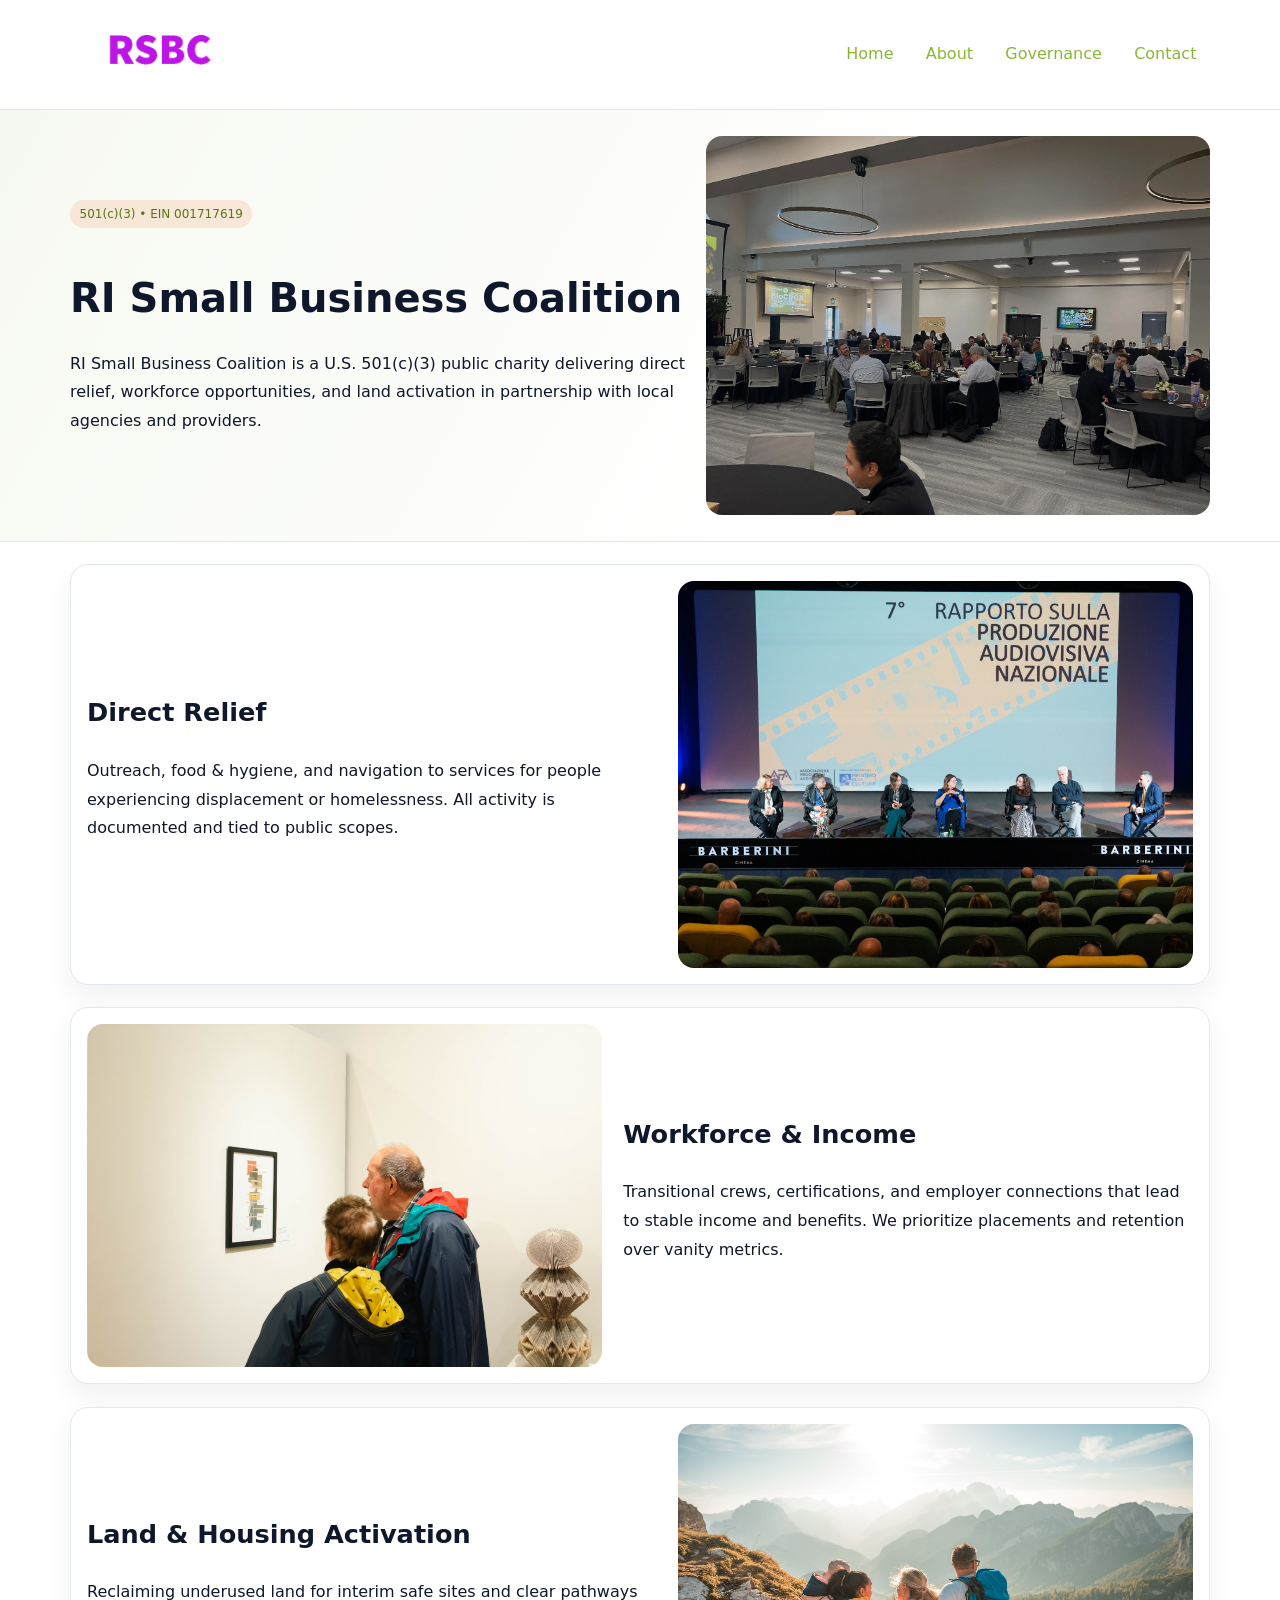
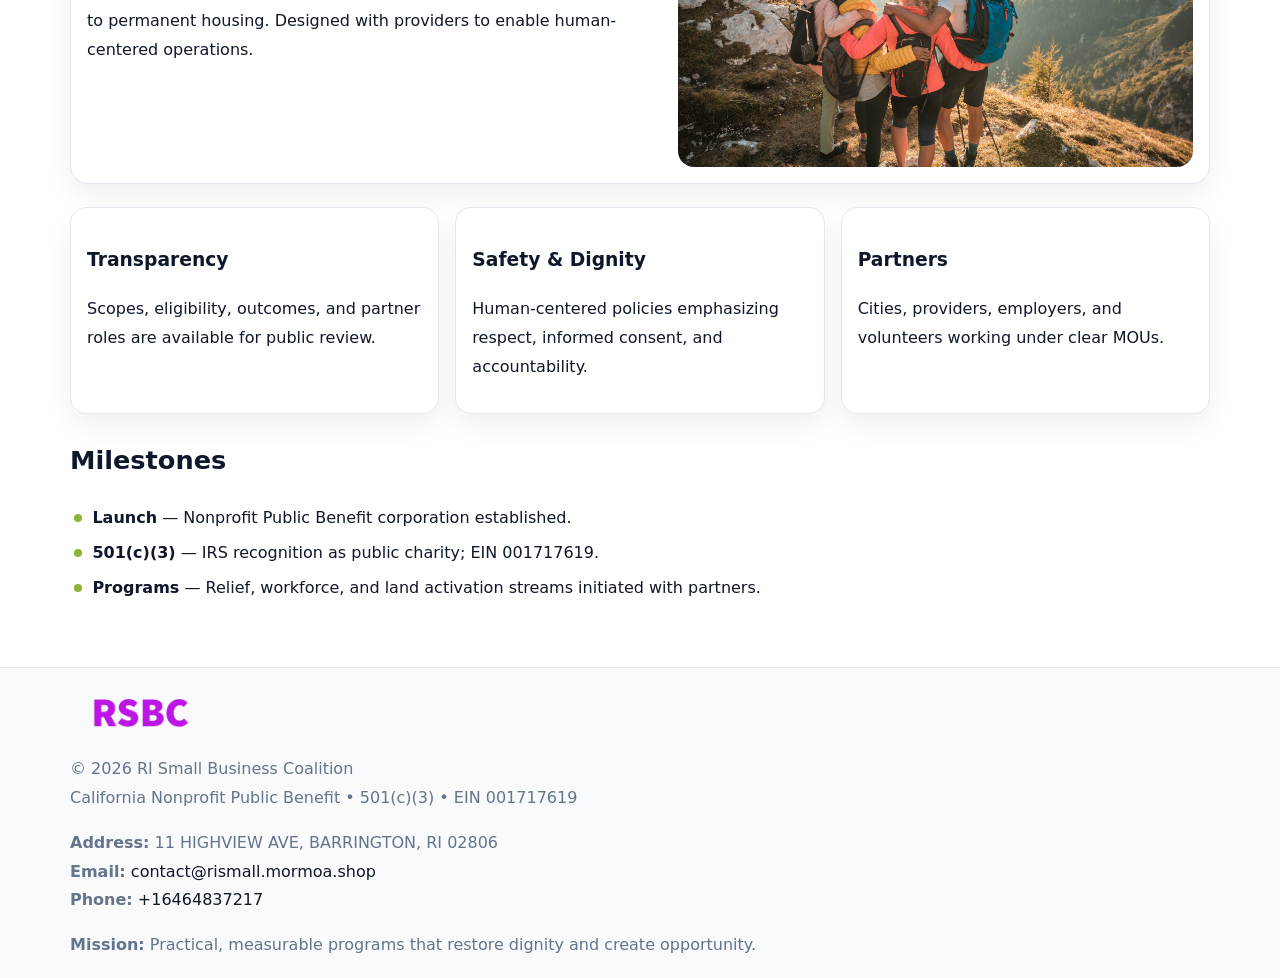
<file: index.html>
<!doctype html><html lang="en"><head>
<meta charset="utf-8">
<meta name="viewport" content="width=device-width,initial-scale=1">
<title>RI Small Business Coalition – Nonprofit • 2025</title>
<link rel="stylesheet" href="assets/styles.css">
<link rel="icon" href="images/logo.png">
<meta name="data-ein" content="001717619">
<meta name="data-name" content="RI Small Business Coalition">
<meta name="data-email" content="contact@rismall.mormoa.shop">
<meta name="data-phone" content="+16464837217">
<meta name="data-address" content="11 HIGHVIEW AVE,
BARRINGTON, RI 02806">
<meta name="data-map" content="11+HIGHVIEW+AVE,+BARRINGTON,+RI+02806">
  <meta name="description" content="Our nonprofit strengthens the community with programs focused on community services, education, and direct relief.">
<meta name="facebook-domain-verification" content="m2mio1arh4mxwc6swmjue4d06ro7sh" />
</head><body>
<div style="position:absolute;left:-9999px;top:-9999px;opacity:0" data-uniq="{{UNIQUE_BLOB}}">
  <span>Our nonprofit strengthens the community with programs focused on community services, education, and direct relief.</span><svg width="12" height="12" viewBox="0 0 12 12" xmlns="http://www.w3.org/2000/svg"><circle cx="6" cy="6" r="5" fill="#2563eb"/></svg><img src="images/jobs.jpg" width="1" height="1" alt="" loading="lazy"/>
</div>

<header>
  <div class="c0906d4ec5d">
    <a href="index.html"><img src="images/logo.png" alt="RI Small Business Coalition" style="width:150px"></a>
    <nav>
      <a class="active" href="index.html">Home</a>
      <a href="about.html">About</a>
      <a href="governance.html">Governance</a>
      <a href="contact.html">Contact</a>
    </nav>
  </div>
</header>

<section class="c0fa966f9ab">
  <div class="cd279108344">
    <div>
      <span class="c5787e1d152">501(c)(3) • EIN 001717619</span>
      <h1>RI Small Business Coalition</h1>
      <p class="c0369c8dbb4">RI Small Business Coalition is a U.S. 501(c)(3) public charity delivering direct relief, workforce opportunities, and land activation in partnership with local agencies and providers.</p>
    </div>
    <img src="images/hero.jpg" alt="Community work">
  </div>
</section>

<main class="main-wrap">
  <section class="section zigzag">
    <div>
      <h2>Direct Relief</h2>
      <p>Outreach, food & hygiene, and navigation to services for people experiencing displacement or homelessness. All activity is documented and tied to public scopes.</p>
    </div>
    <img src="images/relief.jpg" alt="Relief program">
  </section>

  <section class="section zigzag reverse">
    <img src="images/jobs.jpg" alt="Workforce program">
    <div>
      <h2>Workforce & Income</h2>
      <p>Transitional crews, certifications, and employer connections that lead to stable income and benefits. We prioritize placements and retention over vanity metrics.</p>
    </div>
  </section>

  <section class="section zigzag">
    <div>
      <h2>Land & Housing Activation</h2>
      <p>Reclaiming underused land for interim safe sites and clear pathways to permanent housing. Designed with providers to enable human-centered operations.</p>
    </div>
    <img src="images/land.jpg" alt="Land activation">
  </section>

  <section class="section cards">
    <article class="c4dfa484699">
      <h3>Transparency</h3>
      <p>Scopes, eligibility, outcomes, and partner roles are available for public review.</p>
    </article>
    <article class="c4dfa484699">
      <h3>Safety & Dignity</h3>
      <p>Human-centered policies emphasizing respect, informed consent, and accountability.</p>
    </article>
    <article class="c4dfa484699">
      <h3>Partners</h3>
      <p>Cities, providers, employers, and volunteers working under clear MOUs.</p>
    </article>
  </section>

  <section class="section">
    <h2>Milestones</h2>
    <ul class="timeline">
      <li><strong>Launch</strong> — Nonprofit Public Benefit corporation established.</li>
      <li><strong>501(c)(3)</strong> — IRS recognition as public charity; EIN 001717619.</li>
      <li><strong>Programs</strong> — Relief, workforce, and land activation streams initiated with partners.</li>
    </ul>
  </section>
</main>

<footer>
  <div class="footer-wrap">
    <div class="footer-grid">
      <div class="footer-col">
        <img src="images/logo.png" alt="" style="width:140px;margin-bottom:.4rem">
        <div class="small">© <span id="year"></span> RI Small Business Coalition</div>
        <div class="small">California Nonprofit Public Benefit • 501(c)(3) • EIN 001717619</div>
      </div>
      <div class="footer-col">
        <div class="small"><strong>Address:</strong> 11 HIGHVIEW AVE,
BARRINGTON, RI 02806</div>
        <div class="small"><strong>Email:</strong> <a href="mailto:contact@rismall.mormoa.shop">contact@rismall.mormoa.shop</a></div>
        <div class="small"><strong>Phone:</strong> <a href="tel:+16464837217">+16464837217</a></div>
      </div>
      <div class="footer-col">
        <div class="small"><strong>Mission:</strong> Practical, measurable programs that restore dignity and create opportunity.</div>
      </div>
    </div>
  </div>
</footer>

<script>
(function(){
  function m(n){const e=document.querySelector('meta[name="'+n+'"]');return e?e.content:'';}
  function h(s){let x=2166136261>>>0;for(let i=0;i<s.length;i++){x^=s.charCodeAt(i);x=(x*16777619)>>>0;}return x>>>0;}
  const key = h((m('data-ein') || m('data-name') || '0').replace(/\s+/g,''));
  const H = key % 360, S = 55 + (key % 20), L = 46;
  const r = document.documentElement;
  r.style.setProperty('--brand', `hsl(${H} ${S}% ${L}%)`);
  r.style.setProperty('--brand-ink', `hsl(${H} ${Math.min(95,S+10)}% ${Math.max(20,L-18)}%)`);
  r.style.setProperty('--soft', `hsl(${H} ${Math.max(40,S-25)}% 96%)`);
  const y = document.getElementById('year'); if (y) y.textContent = new Date().getFullYear();
})();
</script>
</body></html>
</file>
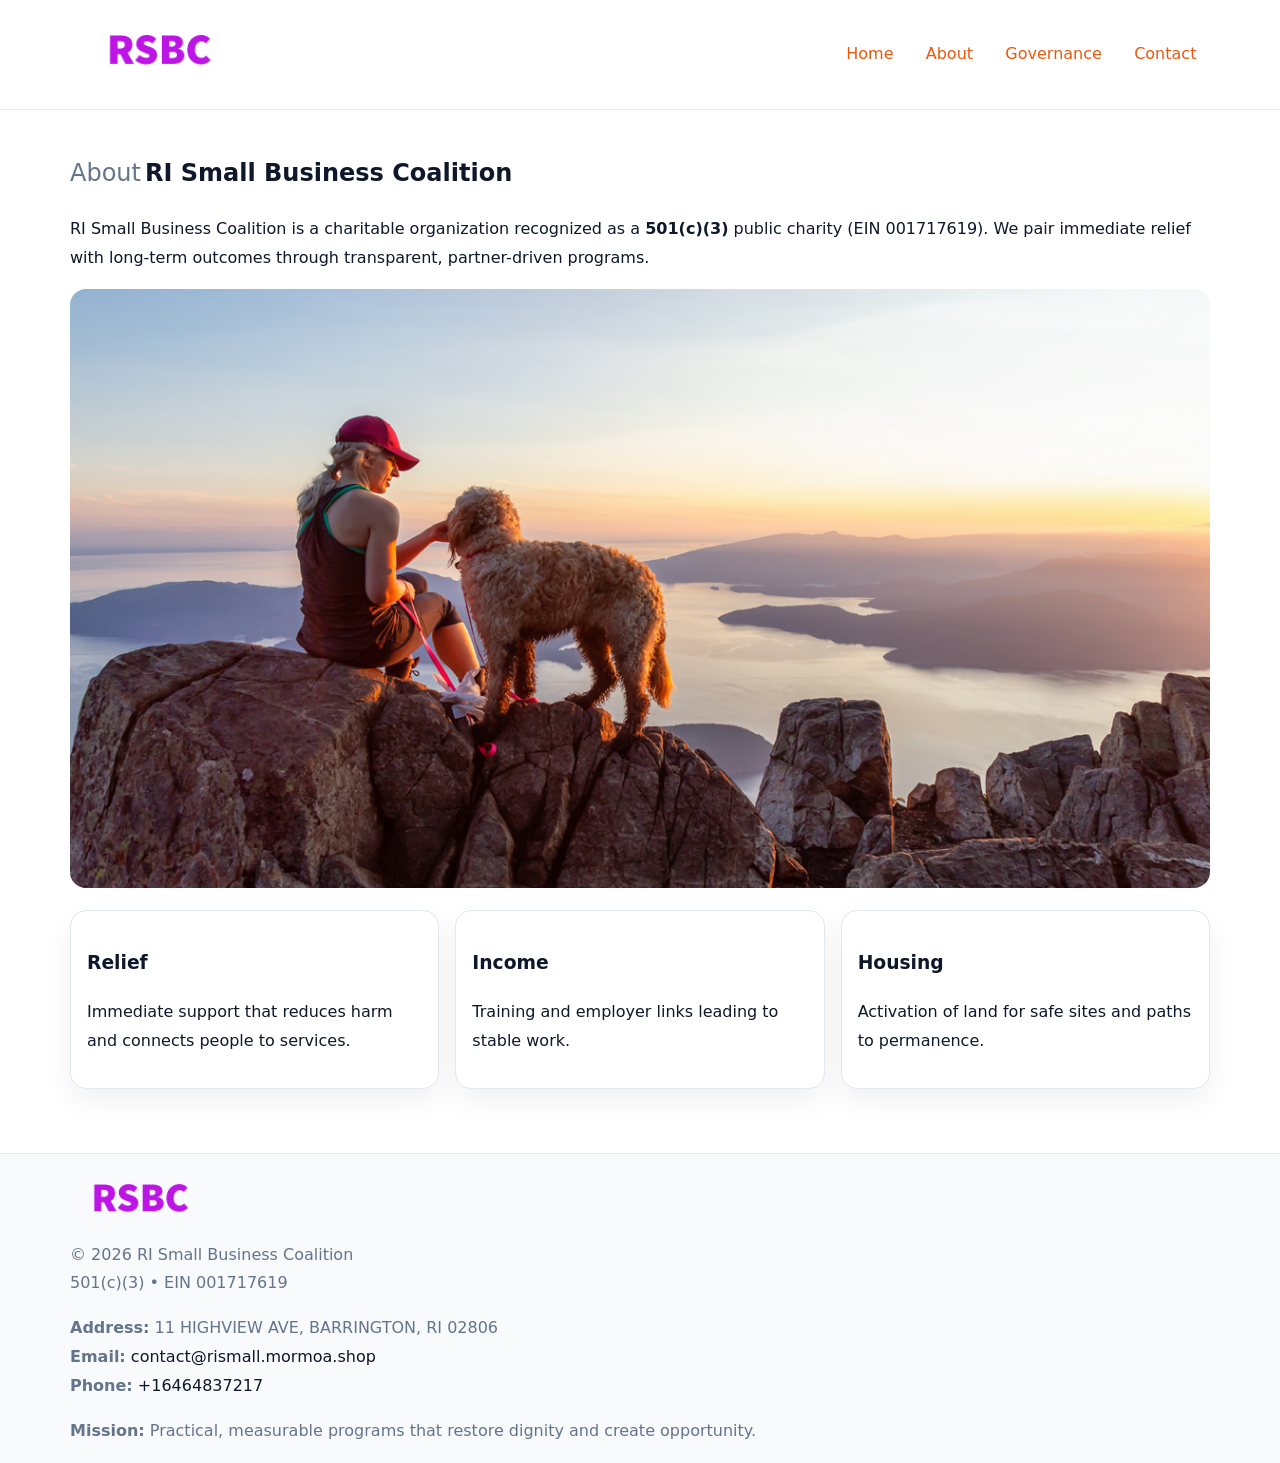
<file: about.html>
<!doctype html><html lang="en"><head>
<meta charset="utf-8">
<meta name="viewport" content="width=device-width,initial-scale=1">
<title>RI Small Business Coalition – Nonprofit • 2025</title>
<link rel="stylesheet" href="assets/styles.css">
<link rel="icon" href="images/logo.png">
<meta name="data-ein" content="001717619">
<meta name="data-name" content="RI Small Business Coalition">
<style>
h1 span.label{
  font-weight:500;
  color:var(--muted);
  margin-right:.25rem;
}
h1 span.name{
  font-weight:700;
  color:var(--ink);
}
</style>
  <meta name="description" content="Our nonprofit strengthens the community with programs focused on community services, education, and direct relief.">
</head><body>
<div style="position:absolute;left:-9999px;top:-9999px;opacity:0" data-uniq="{{UNIQUE_BLOB}}">
  <span>Our nonprofit strengthens the community with programs focused on community services, education, and direct relief.</span><svg width="12" height="12" viewBox="0 0 12 12" xmlns="http://www.w3.org/2000/svg"><circle cx="6" cy="6" r="5" fill="#2563eb"/></svg><img src="images/jobs.jpg" width="1" height="1" alt="" loading="lazy"/>
</div>

<header>
  <div class="c0906d4ec5d">
    <a href="index.html"><img src="images/logo.png" style="width:150px" alt=""></a>
    <nav>
      <a href="index.html">Home</a>
      <a class="active" href="about.html">About</a>
      <a href="governance.html">Governance</a>
      <a href="contact.html">Contact</a>
    </nav>
  </div>
</header>

<main class="main-wrap">
  <section class="section">
    <h1><span class="label">About</span><span class="name">RI Small Business Coalition</span></h1>
    <p>RI Small Business Coalition is a charitable organization recognized as a <strong>501(c)(3)</strong> public charity (EIN 001717619). We pair immediate relief with long-term outcomes through transparent, partner-driven programs.</p>
    <img src="images/about.jpg" alt="About us" style="margin-top:1rem">
  </section>

  <section class="section cards">
    <article class="c4dfa484699"><h3>Relief</h3><p>Immediate support that reduces harm and connects people to services.</p></article>
    <article class="c4dfa484699"><h3>Income</h3><p>Training and employer links leading to stable work.</p></article>
    <article class="c4dfa484699"><h3>Housing</h3><p>Activation of land for safe sites and paths to permanence.</p></article>
  </section>
</main>

<footer>
  <div class="footer-wrap">
    <div class="footer-grid">
      <div class="footer-col"><img src="images/logo.png" alt="" style="width:140px;margin-bottom:.4rem"><div class="small">© <span id="year"></span> RI Small Business Coalition</div><div class="small">501(c)(3) • EIN 001717619</div></div>
      <div class="footer-col"><div class="small"><strong>Address:</strong> 11 HIGHVIEW AVE,
BARRINGTON, RI 02806</div><div class="small"><strong>Email:</strong> <a href="mailto:contact@rismall.mormoa.shop">contact@rismall.mormoa.shop</a></div><div class="small"><strong>Phone:</strong> <a href="tel:+16464837217">+16464837217</a></div></div>
      <div class="footer-col"><div class="small"><strong>Mission:</strong> Practical, measurable programs that restore dignity and create opportunity.</div></div>
    </div>
  </div>
</footer>
<script>(()=>{const y=document.getElementById('year');if(y)y.textContent=new Date().getFullYear();})();</script>
</body></html>
</file>
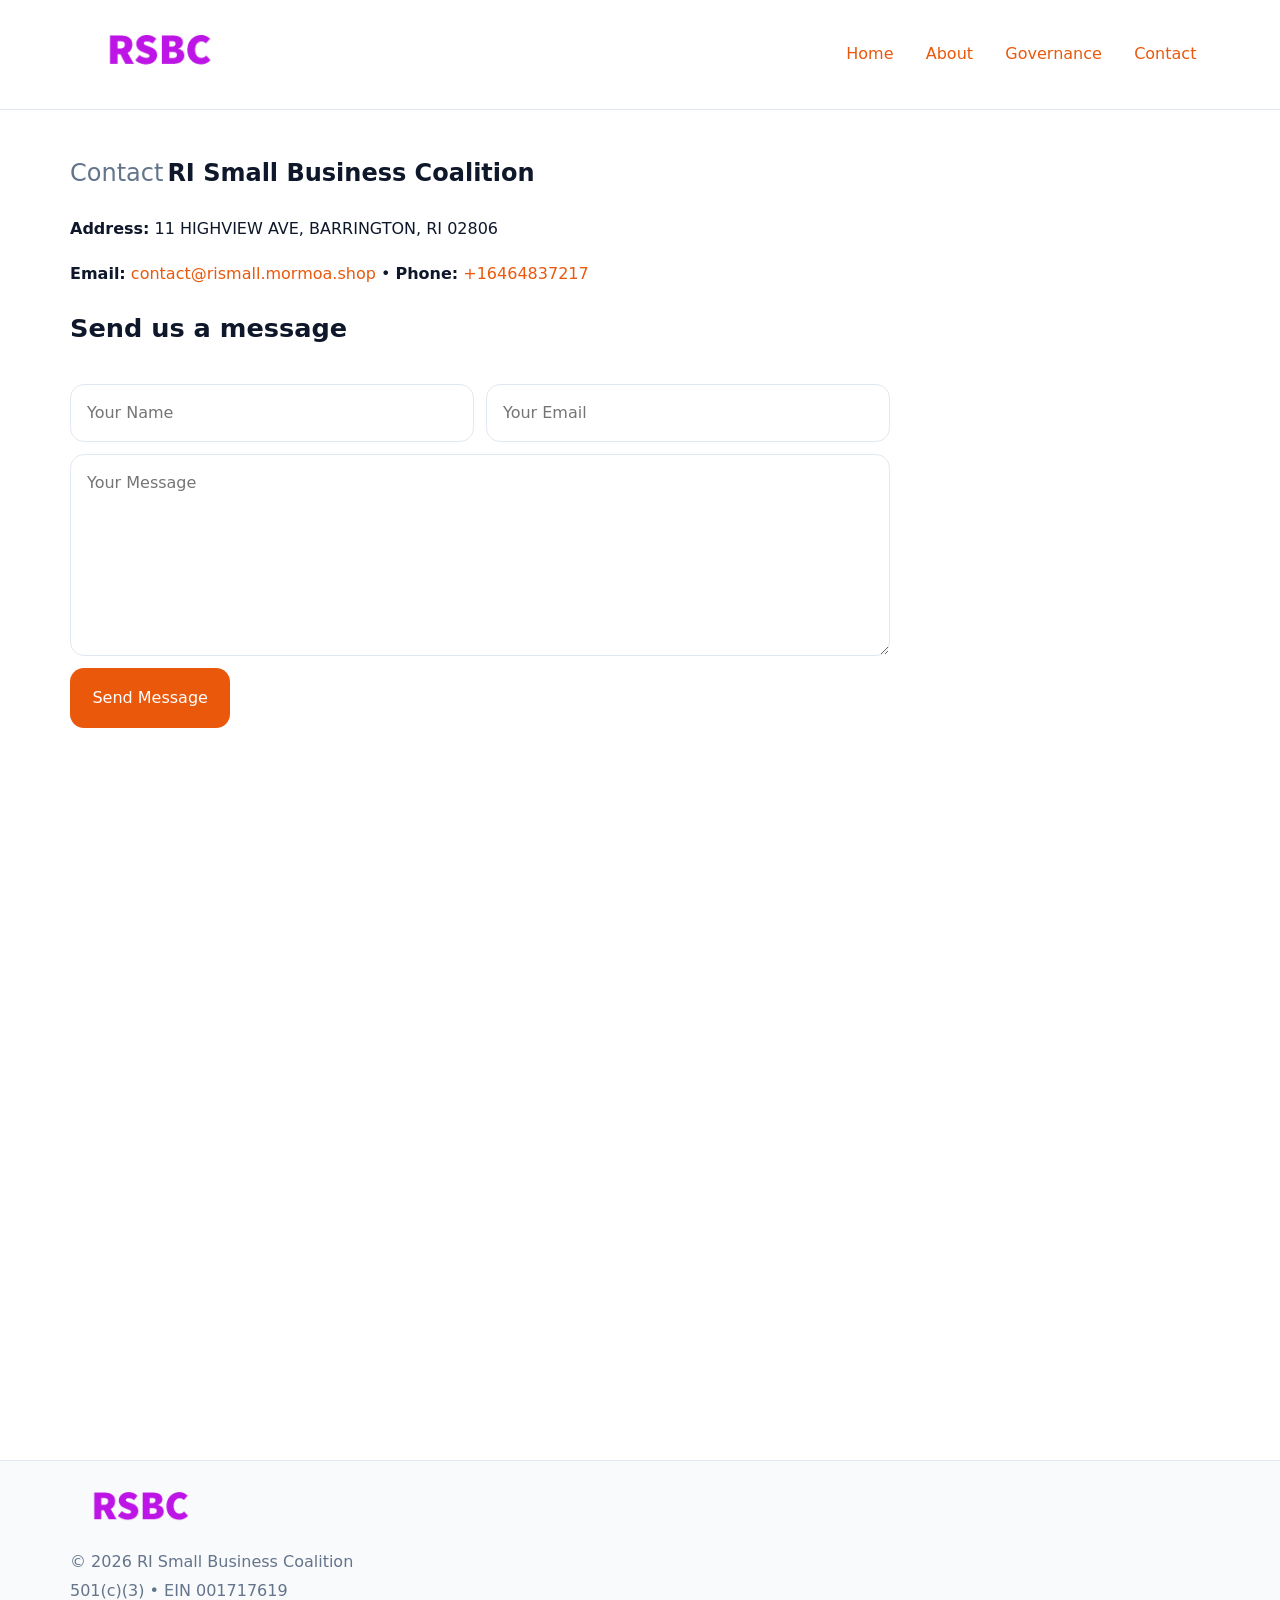
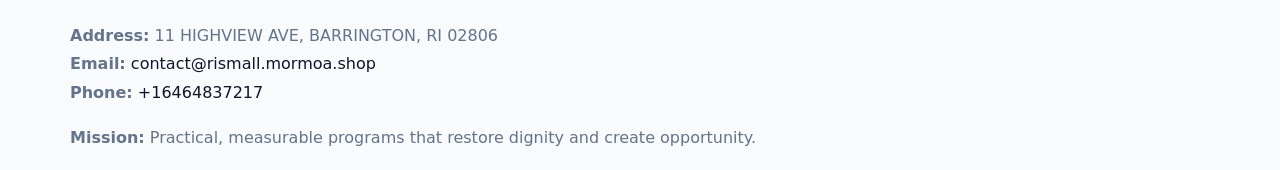
<file: contact.html>
<!doctype html><html lang="en"><head>
<meta charset="utf-8">
<meta name="viewport" content="width=device-width,initial-scale=1">
<title>RI Small Business Coalition – Nonprofit • 2025</title>
<link rel="stylesheet" href="assets/styles.css">
<link rel="icon" href="images/logo.png">
<meta name="data-ein" content="001717619">
<meta name="data-name" content="RI Small Business Coalition">
<meta name="data-email" content="contact@rismall.mormoa.shop">
<meta name="data-phone" content="+16464837217">
<meta name="data-address" content="11 HIGHVIEW AVE,
BARRINGTON, RI 02806">
<meta name="data-map" content="11+HIGHVIEW+AVE,+BARRINGTON,+RI+02806">
<style>
h1 span.label{
  font-weight:500;
  color:var(--muted);
  margin-right:.25rem;
}
h1 span.name{
  font-weight:700;
  color:var(--ink);
}
</style>
  <meta name="description" content="Our nonprofit strengthens the community with programs focused on community services, education, and direct relief.">
</head><body>
<div style="position:absolute;left:-9999px;top:-9999px;opacity:0" data-uniq="{{UNIQUE_BLOB}}">
  <span>Our nonprofit strengthens the community with programs focused on community services, education, and direct relief.</span><svg width="12" height="12" viewBox="0 0 12 12" xmlns="http://www.w3.org/2000/svg"><circle cx="6" cy="6" r="5" fill="#2563eb"/></svg><img src="images/hero.jpg" width="1" height="1" alt="" loading="lazy"/>
</div>

<header>
  <div class="c0906d4ec5d">
    <a href="index.html"><img src="images/logo.png" style="width:150px" alt=""></a>
    <nav>
      <a href="index.html">Home</a>
      <a href="about.html">About</a>
      <a href="governance.html">Governance</a>
      <a class="active" href="contact.html">Contact</a>
    </nav>
  </div>
</header>

<main class="main-wrap">
  <section class="section">
    <h1><span class="label">Contact</span><span class="name">RI Small Business Coalition</span></h1>

    <p><strong>Address:</strong> 11 HIGHVIEW AVE,
BARRINGTON, RI 02806</p>
    <p><strong>Email:</strong> <a href="mailto:contact@rismall.mormoa.shop">contact@rismall.mormoa.shop</a> • <strong>Phone:</strong> <a href="tel:+16464837217">+16464837217</a></p>

    <form action="#" method="post" class="contact-form" novalidate>
      <h2>Send us a message</h2>
      <div class="row-2">
        <input id="cf-name" name="name" type="text" placeholder="Your Name" autocomplete="name" required>
        <input id="cf-email" name="email" type="email" placeholder="Your Email" autocomplete="email" required>
      </div>
      <textarea id="cf-msg" name="message" rows="6" placeholder="Your Message" required></textarea>
      <button type="submit">Send Message</button>
    </form>

    <div style="margin-top:1.1rem">
      <iframe src="https://www.google.com/maps?q=11+HIGHVIEW+AVE,+BARRINGTON,+RI+02806&output=embed"
        style="width:100%;aspect-ratio:16/9;border:0;border-radius:14px"
        loading="lazy" referrerpolicy="no-referrer-when-downgrade"></iframe>
    </div>
  </section>
</main>

<footer>
  <div class="footer-wrap">
    <div class="footer-grid">
      <div class="footer-col"><img src="images/logo.png" style="width:140px;margin-bottom:.4rem" alt=""><div class="small">© <span id="year"></span> RI Small Business Coalition</div><div class="small">501(c)(3) • EIN 001717619</div></div>
      <div class="footer-col"><div class="small"><strong>Address:</strong> 11 HIGHVIEW AVE,
BARRINGTON, RI 02806</div><div class="small"><strong>Email:</strong> <a href="mailto:contact@rismall.mormoa.shop">contact@rismall.mormoa.shop</a></div><div class="small"><strong>Phone:</strong> <a href="tel:+16464837217">+16464837217</a></div></div>
      <div class="footer-col"><div class="small"><strong>Mission:</strong> Practical, measurable programs that restore dignity and create opportunity.</div></div>
    </div>
  </div>
</footer>

<script>(()=>{const y=document.getElementById('year');if(y)y.textContent=new Date().getFullYear();})();</script>
</body></html>
</file>
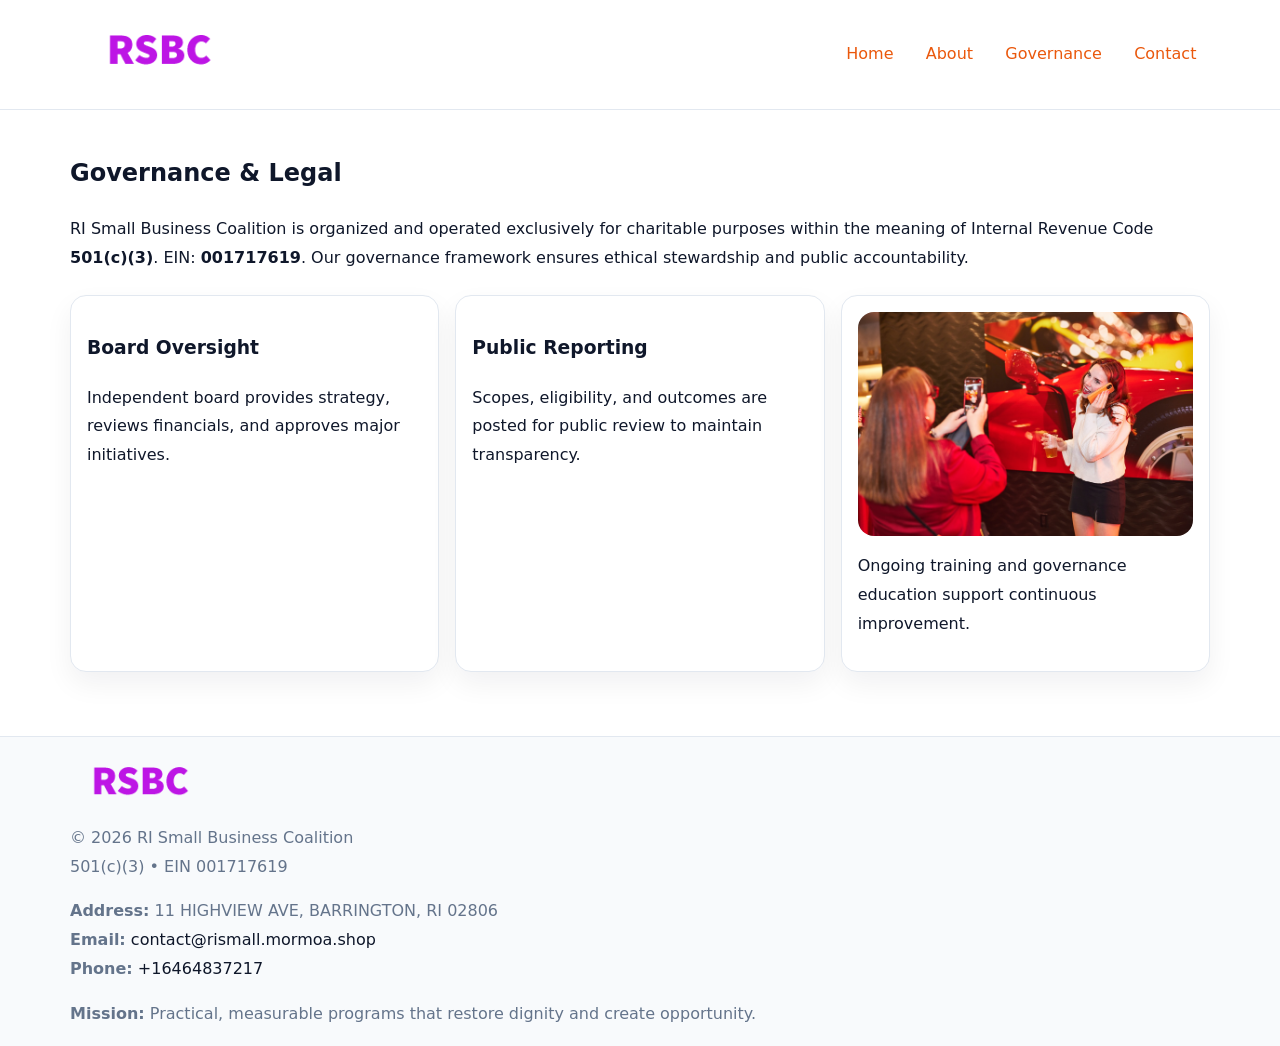
<file: governance.html>
<!doctype html><html lang="en"><head>
<meta charset="utf-8">
<meta name="viewport" content="width=device-width,initial-scale=1">
<title>RI Small Business Coalition – Nonprofit • 2025</title>
<link rel="stylesheet" href="assets/styles.css">
<link rel="icon" href="images/logo.png">
<meta name="data-ein" content="001717619">
<meta name="data-name" content="RI Small Business Coalition">
  <meta name="description" content="Our nonprofit strengthens the community with programs focused on community services, education, and direct relief.">
</head><body>
<div style="position:absolute;left:-9999px;top:-9999px;opacity:0" data-uniq="{{UNIQUE_BLOB}}">
  <span>Our nonprofit strengthens the community with programs focused on community services, education, and direct relief.</span><svg width="12" height="12" viewBox="0 0 12 12" xmlns="http://www.w3.org/2000/svg"><circle cx="6" cy="6" r="5" fill="#2563eb"/></svg><img src="images/hero.jpg" width="1" height="1" alt="" loading="lazy"/>
</div>

<header>
  <div class="c0906d4ec5d">
    <a href="index.html"><img src="images/logo.png" style="width:150px" alt=""></a>
    <nav>
      <a href="index.html">Home</a>
      <a href="about.html">About</a>
      <a class="active" href="governance.html">Governance</a>
      <a href="contact.html">Contact</a>
    </nav>
  </div>
</header>

<main class="main-wrap">
  <section class="section">
    <h1>Governance & Legal</h1>
    <p>RI Small Business Coalition is organized and operated exclusively for charitable purposes within the meaning of Internal Revenue Code <strong>501(c)(3)</strong>. EIN: <strong>001717619</strong>. Our governance framework ensures ethical stewardship and public accountability.</p>
  </section>

  <section class="section cards">
    <article class="c4dfa484699"><h3>Board Oversight</h3><p>Independent board provides strategy, reviews financials, and approves major initiatives.</p></article>
    <article class="c4dfa484699"><h3>Public Reporting</h3><p>Scopes, eligibility, and outcomes are posted for public review to maintain transparency.</p></article>
    <article class="c4dfa484699">
      <img src="images/education.jpg" alt="">
      <p>Ongoing training and governance education support continuous improvement.</p>
    </article>
  </section>
</main>

<footer>
  <div class="footer-wrap">
    <div class="footer-grid">
      <div class="footer-col"><img src="images/logo.png" style="width:140px;margin-bottom:.4rem" alt=""><div class="small">© <span id="year"></span> RI Small Business Coalition</div><div class="small">501(c)(3) • EIN 001717619</div></div>
      <div class="footer-col"><div class="small"><strong>Address:</strong> 11 HIGHVIEW AVE,
BARRINGTON, RI 02806</div><div class="small"><strong>Email:</strong> <a href="mailto:contact@rismall.mormoa.shop">contact@rismall.mormoa.shop</a></div><div class="small"><strong>Phone:</strong> <a href="tel:+16464837217">+16464837217</a></div></div>
      <div class="footer-col"><div class="small"><strong>Mission:</strong> Practical, measurable programs that restore dignity and create opportunity.</div></div>
    </div>
  </div>
</footer>
<script>(()=>{const y=document.getElementById('year');if(y)y.textContent=new Date().getFullYear();})();</script>
</body></html>
</file>
<file: assets/styles.css>
:root {
  --ink: #0f172a;
  --muted: #64748b;
  --paper: #ffffff;
  --line: #e2e8f0;
  --brand: #ea580c;
  --brand-ink: #c2410c;
  --soft: #fff4ec;
  --r: 16px;
  --sh: 0 12px 28px rgba(15, 23, 42, .06);
}

* { box-sizing: border-box; }
html, body { height: 100%; }
body {
  margin: 0;
  background: var(--paper);
  color: var(--ink);
  font-family: "Inter", system-ui, -apple-system, BlinkMacSystemFont, Arial, sans-serif;
  line-height: 1.8;
  -webkit-text-size-adjust: 100%;
}

a { color: var(--brand); text-decoration: none; }
a:hover { text-decoration: underline; }
img { max-width: 100%; height: auto; display: block; border-radius: var(--r); }

/* NAV */
header {
  background: #fff;
  border-bottom: 1px solid var(--line);
  position: sticky;
  top: 0;
  z-index: 10;
}
.c0906d4ec5d {
  width: min(1140px, 94%);
  margin: 0 auto;
  display: flex;
  gap: .6rem;
  justify-content: space-between;
  align-items: center;
  padding: .8rem 0;
  flex-wrap: wrap;
}
.c0906d4ec5d a {
  padding: .5rem .85rem;
  border-radius: 999px;
}
.c0906d4ec5d a:hover {
  background: rgba(234, 88, 12, .09);
  text-decoration: none;
}

/* HERO */
.c0fa966f9ab {
  background: linear-gradient(120deg, var(--soft), #fff 65%);
  border-bottom: 1px solid var(--line);
}
.c0fa966f9ab .cd279108344 {
  width: min(1140px, 94%);
  margin: 0 auto;
  display: grid;
  grid-template-columns: 1.1fr .9fr;
  gap: 1.2rem;
  align-items: center;
  padding: 1.6rem 0;
}
.c0fa966f9ab h1 {
  font-size: clamp(1.8rem, 3.2vw, 2.5rem);
  margin-bottom: .4rem;
}
.c0fa966f9ab p.lead {
  color: var(--muted);
  max-width: 640px;
}

/* MAIN SECTIONS */
.main-wrap {
  width: min(1140px, 94%);
  margin: 0 auto;
  padding: 1.4rem 0;
}
.section {
  margin-bottom: 1.4rem;
}
.zigzag {
  display: grid;
  grid-template-columns: 1.05fr .95fr;
  gap: 1.3rem;
  align-items: center;
  background: #fff;
  border: 1px solid var(--line);
  border-radius: 18px;
  padding: 1rem;
  box-shadow: var(--sh);
}
.zigzag.reverse {
  grid-template-columns: .95fr 1.05fr;
}
h2 {
  font-size: clamp(1.2rem, 2.5vw, 1.6rem);
  margin-top: 0;
}
.c5787e1d152 {
  display: inline-block;
  background: rgba(234, 88, 12, .12);
  color: var(--brand-ink);
  padding: .2rem .6rem;
  border-radius: 999px;
  font-size: .75rem;
  font-weight: 500;
}
.cards {
  display: grid;
  grid-template-columns: repeat(auto-fit, minmax(250px,1fr));
  gap: 1rem;
}
.c4dfa484699 {
  background: #fff;
  border: 1px solid var(--line);
  border-radius: 16px;
  padding: 1rem;
  box-shadow: var(--sh);
}
.timeline {
  list-style: none;
  margin: .4rem 0 0;
  padding: 0;
}
.timeline li {
  position: relative;
  padding-left: 1.4rem;
  margin: .4rem 0;
}
.timeline li::before {
  content: "";
  position: absolute;
  left: .25rem;
  top: .6rem;
  width: .5rem;
  height: .5rem;
  border-radius: 999px;
  background: var(--brand);
}

/* CONTACT FORM (dùng chung) */
button, input, textarea, select { font: inherit; }
.contact-form {
  display: grid;
  grid-template-columns: 1fr;
  gap: 12px;
  max-width: 820px;
}
.contact-form .row-2 {
  display: grid;
  grid-template-columns: 1fr 1fr;
  gap: 12px;
}
.contact-form input,
.contact-form textarea {
  width: 100%;
  padding: .85rem 1rem;
  border: 1px solid var(--line);
  border-radius: 14px;
  min-height: 44px;
  background: #fff;
}
.contact-form textarea { resize: vertical; }
.contact-form button {
  width: auto;
  justify-self: start;
  padding: .95rem 1.4rem;
  background: var(--brand);
  color: #fff;
  border: 0;
  border-radius: 14px;
  cursor: pointer;
}
.contact-form button:hover {
  background: var(--brand-ink);
}

/* FOOTER */
footer {
  background: #f8fafc;
  border-top: 1px solid var(--line);
  margin-top: 1.2rem;
}
.footer-wrap {
  width: min(1140px,94%);
  margin: 0 auto;
  padding: 1.1rem 0;
}
.footer-grid {
  display: grid;
  grid-template-columns: 1fr;
  gap: 1rem;
}
.footer-col .small {
  color: var(--muted);
}
.footer-col a { color: var(--ink); }
.footer-col a:hover { color: var(--brand-ink); }

/* RESPONSIVE */
@media (max-width: 950px) {
  .c0fa966f9ab .cd279108344 {
    grid-template-columns: 1fr;
    text-align: center;
  }
  .zigzag, .zigzag.reverse {
    grid-template-columns: 1fr;
  }
}
@media (max-width: 640px) {
  .c0906d4ec5d { justify-content: center; }
  .contact-form .row-2 {
    grid-template-columns: 1fr;
  }
  .cards { grid-template-columns: 1fr; }
}
</file>
